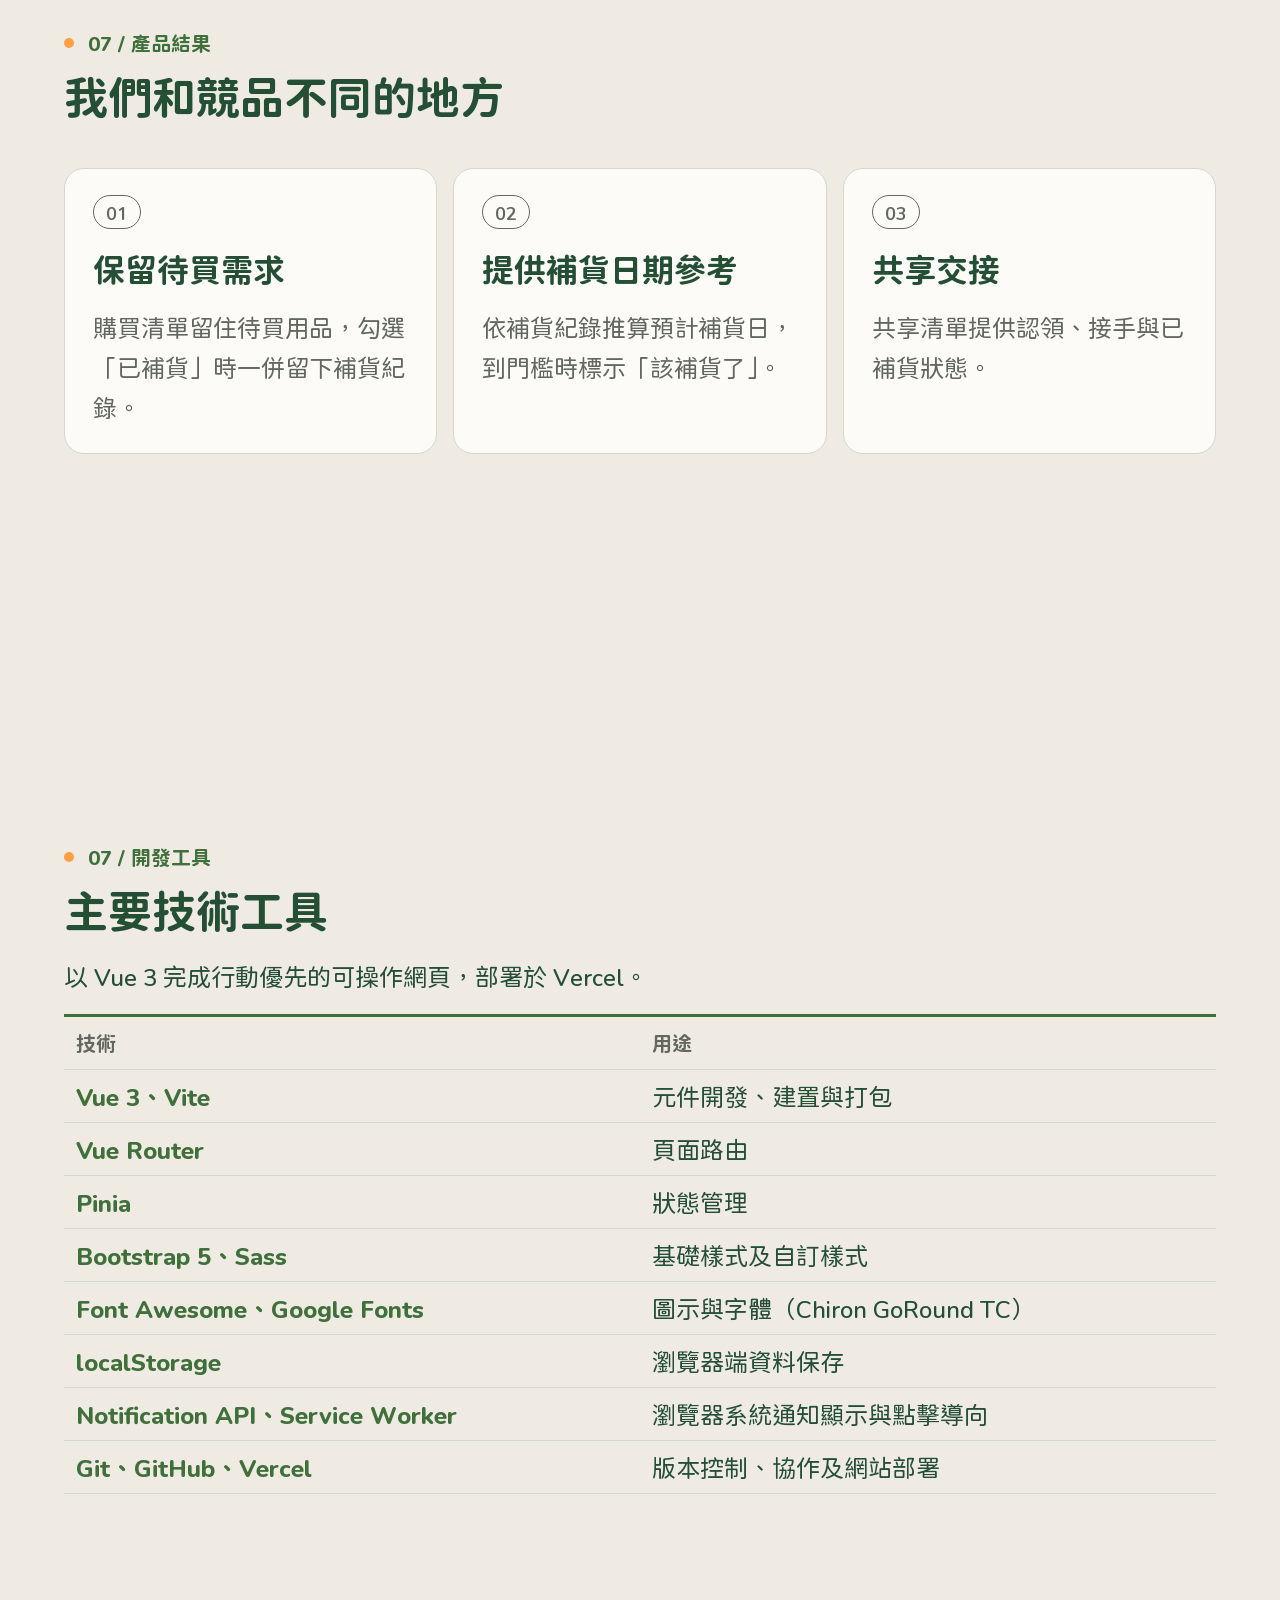
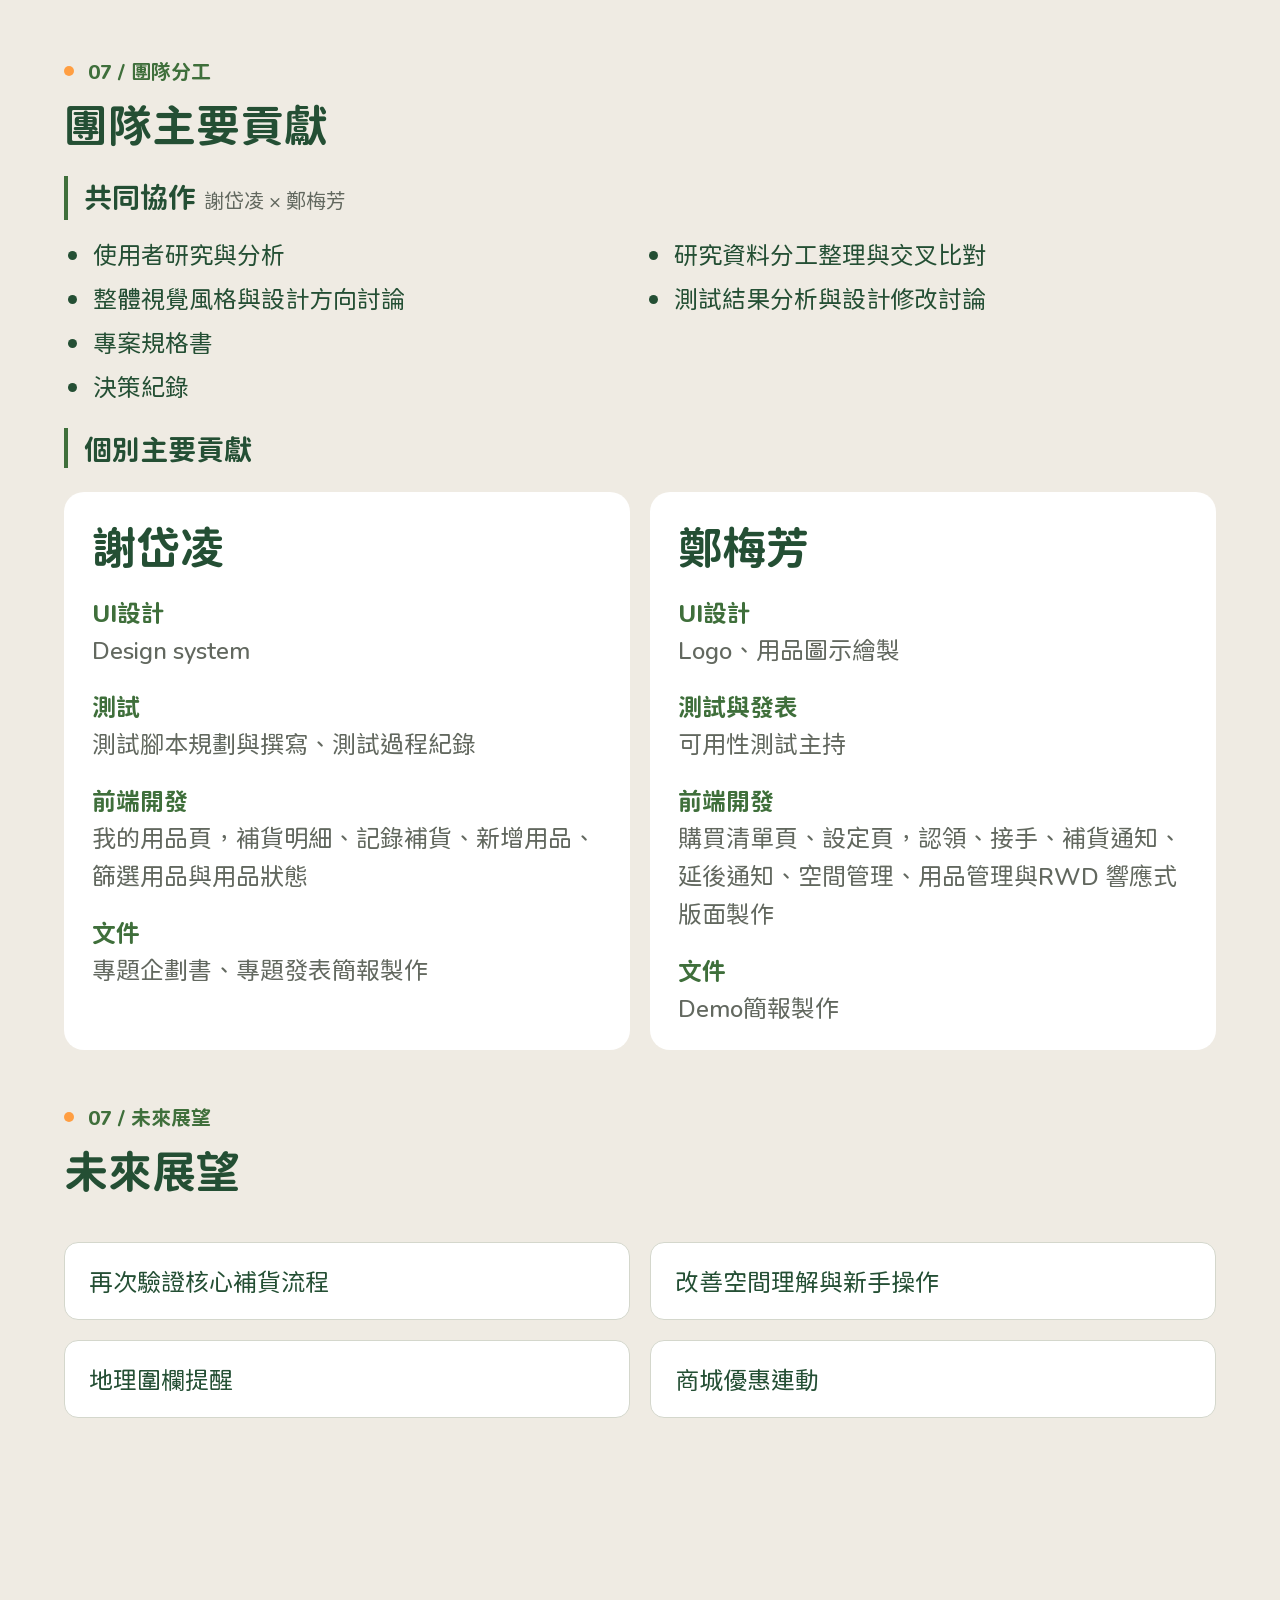
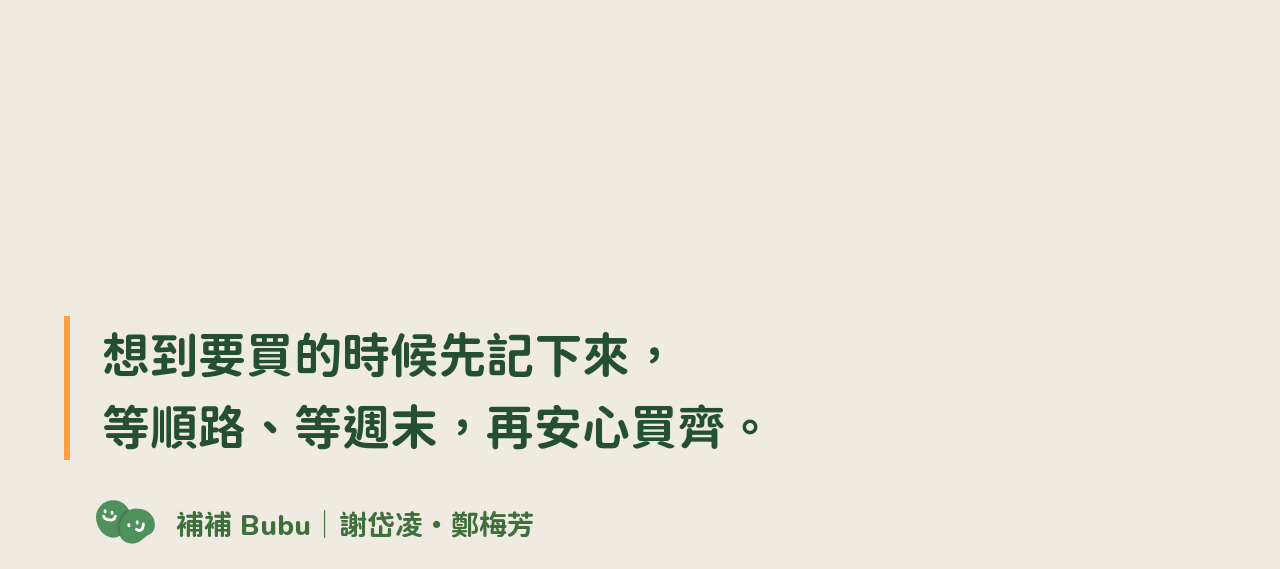
<file: assets/imported-results/index.html>
<!doctype html><html lang="zh-Hant"><head><meta charset="utf-8"><meta name="viewport" content="width=device-width, initial-scale=1"><title>補補｜成果</title><link rel="stylesheet" href="styles.css"><link rel="stylesheet" href="results.css?v=tools9"><style>html,body{margin:0}body{overflow-x:hidden}.results-panel[hidden]{display:none!important}.results-closing{min-height:0;padding-bottom:24px}</style></head><body><!-- Original results markup and styles migrated from https://bubu-website-psi.vercel.app/ on 2026-10-23. Assets are stored locally. --><section id="results" class="results" aria-label="07 成果、開發工具、團隊與未來展望" data-node-id="324:999">
        <div class="results-panel results-product" aria-labelledby="results-product-title" data-node-id="324:1019">
          <div class="results-heading">
            <p class="chapter-label"><img src="./public/assets/chapter-dot.svg" width="10" height="10" alt="">07 / 產品結果</p>
            <h2 id="results-product-title">我們和競品不同的地方</h2>
          </div>
          <div class="results-product-grid" data-node-id="324:1085">
            <article class="results-card results-product-card" data-node-id="324:1086"><span class="results-number">01</span><h3>保留待買需求</h3><p>購買清單留住待買用品，勾選「已補貨」時一併留下補貨紀錄。</p></article>
            <article class="results-card results-product-card" data-node-id="324:1091"><span class="results-number">02</span><h3>提供補貨日期參考</h3><p>依補貨紀錄推算預計補貨日，到門檻時標示「該補貨了」。</p></article>
            <article class="results-card results-product-card" data-node-id="324:1096"><span class="results-number">03</span><h3>共享交接</h3><p>共享清單提供認領、接手與已補貨狀態。</p></article>
          </div>
        </div>

        <div class="results-panel results-tools" aria-labelledby="results-tools-title" data-node-id="50:28"><div class="results-heading"><p class="chapter-label"><img src="./public/assets/chapter-dot.svg" width="10" height="10" alt="">07 / 開發工具</p><h2 id="results-tools-title">主要技術工具</h2></div><p class="tools-summary">以 Vue 3 完成行動優先的可操作網頁，部署於 Vercel。</p><table class="tools-table"><thead><tr><th scope="col">技術</th><th scope="col">用途</th></tr></thead><tbody><tr><th scope="row">Vue 3、Vite</th><td>元件開發、建置與打包</td></tr><tr><th scope="row">Vue Router</th><td>頁面路由</td></tr><tr><th scope="row">Pinia</th><td>狀態管理</td></tr><tr><th scope="row">Bootstrap 5、Sass</th><td>基礎樣式及自訂樣式</td></tr><tr><th scope="row">Font Awesome、Google Fonts</th><td>圖示與字體（Chiron GoRound TC）</td></tr><tr><th scope="row">localStorage</th><td>瀏覽器端資料保存</td></tr><tr><th scope="row">Notification API、Service Worker</th><td>瀏覽器系統通知顯示與點擊導向</td></tr><tr><th scope="row">Git、GitHub、Vercel</th><td>版本控制、協作及網站部署</td></tr></tbody></table></div>
        <div class="results-panel results-team" aria-labelledby="results-team-title" data-node-id="324:1039">
          <div class="results-heading">
            <p class="chapter-label"><img src="./public/assets/chapter-dot.svg" width="10" height="10" alt="">07 / 團隊分工</p>
            <h2 id="results-team-title">團隊主要貢獻</h2>
          </div>
          <section class="results-collaboration" aria-labelledby="collaboration-title"><h3 id="collaboration-title">共同協作 <small>謝岱凌 × 鄭梅芳</small></h3><ul><li>使用者研究與分析</li><li>研究資料分工整理與交叉比對</li><li>整體視覺風格與設計方向討論</li><li>測試結果分析與設計修改討論</li><li>專案規格書</li><li class="collaboration-decision">決策紀錄</li></ul></section><h3 class="individual-contributions-title">個別主要貢獻</h3><div class="results-team-grid"><article class="results-team-card"><h3>謝岱凌</h3><div><h4>UI設計</h4><p>Design system</p></div><div><h4>測試</h4><p>測試腳本規劃與撰寫、測試過程紀錄</p></div><div><h4>前端開發</h4><p>我的用品頁，補貨明細、記錄補貨、新增用品、篩選用品與用品狀態</p></div><div><h4>文件</h4><p>專題企劃書、專題發表簡報製作</p></div></article><article class="results-team-card"><h3>鄭梅芳</h3><div><h4>UI設計</h4><p>Logo、用品圖示繪製</p></div><div><h4>測試與發表</h4><p>可用性測試主持</p></div><div><h4>前端開發</h4><p>購買清單頁、設定頁，認領、接手、補貨通知、延後通知、空間管理、用品管理與RWD 響應式版面製作</p></div><div><h4>文件</h4><p>Demo簡報製作</p></div></article></div>
        </div>
        <div class="results-panel results-future" aria-labelledby="results-future-title" data-node-id="421:1097">
          <div class="results-heading">
            <p class="chapter-label"><img src="./public/assets/chapter-dot.svg" width="10" height="10" alt="">07 / 未來展望</p>
            <h2 id="results-future-title">未來展望</h2>
          </div>
          <div class="results-future-grid"><ul class="results-future-list"><li>再次驗證核心補貨流程</li><li>改善空間理解與新手操作</li><li>地理圍欄提醒</li><li>商城優惠連動</li></ul></div>
        </div>
        <div class="results-panel results-closing" aria-labelledby="results-closing-title" data-node-id="324:1079">
          <h2 id="results-closing-title" data-node-id="324:1157"><span>想到要買的時候先記下來，</span><span>等順路、等週末，再安心買齊。</span></h2>
          <div class="results-signature" data-node-id="324:1160"><img src="../img/logo.svg" width="60" height="45" alt=""><p>補補 Bubu｜謝岱凌・鄭梅芳</p></div>
        </div>
      </section><script>
const panels=[...document.querySelectorAll('.results-panel')];
const value=new URLSearchParams(location.search).get('panel');
if(value!==null){const selected=Number(value);panels.forEach((panel,index)=>{panel.hidden=index!==selected})}
</script></body></html>
</file>
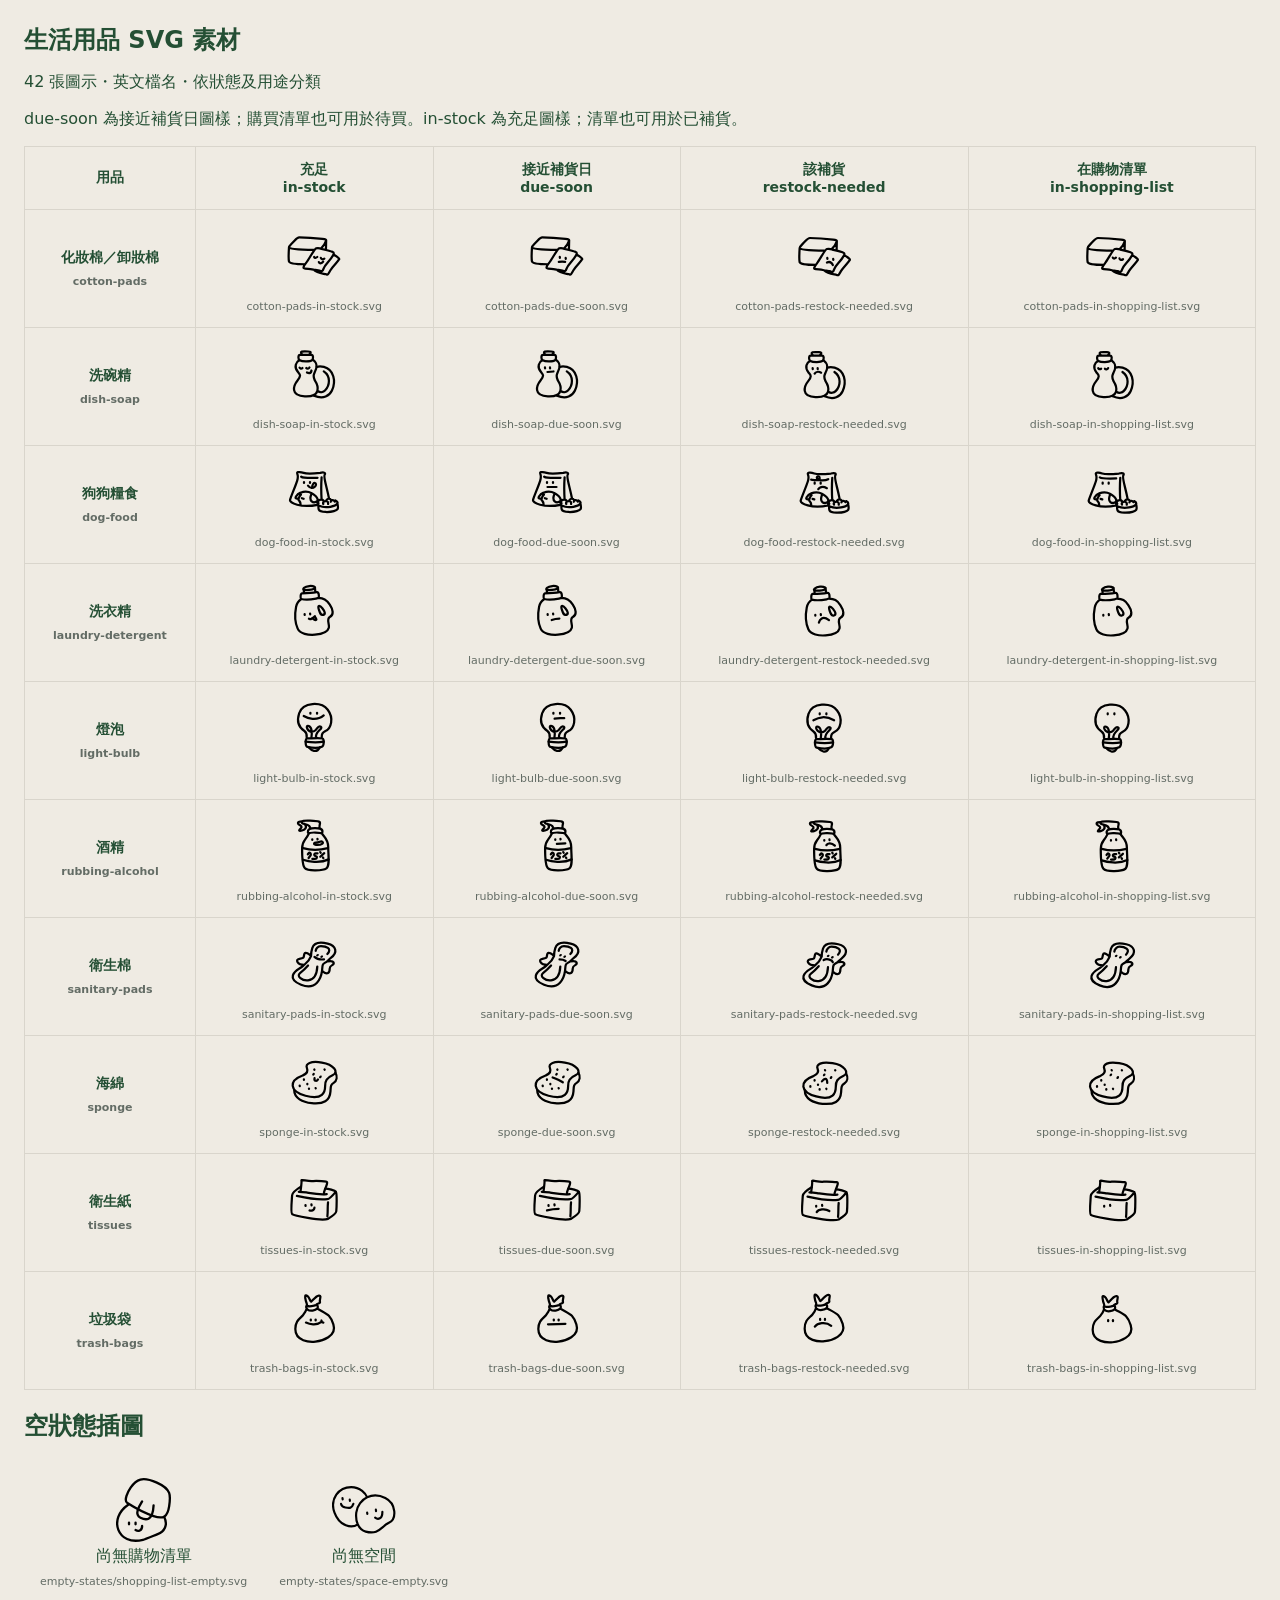
<file: assets/household-icons-by-state/preview.html>
<!doctype html><html lang="zh-Hant"><meta charset="utf-8"><meta name="viewport" content="width=device-width,initial-scale=1"><title>用品 SVG 素材預覽</title><style>body{font:16px system-ui;margin:24px;background:#efebe3;color:#244f34}h1{font-size:24px}small{display:block;font-size:11px;color:#636c65;margin-top:8px}table{border-collapse:collapse;width:100%;min-width:760px}td,th{padding:14px;border:1px solid #d9d5cc;text-align:center}td img,figure img{width:64px;height:64px;object-fit:contain}th{font-size:14px}section{overflow:auto}aside{display:flex;flex-wrap:wrap}figure{text-align:center;margin:16px}</style><h1>生活用品 SVG 素材</h1><p>42 張圖示・英文檔名・依狀態及用途分類</p><p>due-soon 為接近補貨日圖樣；購買清單也可用於待買。in-stock 為充足圖樣；清單也可用於已補貨。</p><section><table><thead><tr><th>用品</th><th>充足<br>in-stock</th><th>接近補貨日<br>due-soon</th><th>該補貨<br>restock-needed</th><th>在購物清單<br>in-shopping-list</th></tr></thead><tbody><tr><th>化妝棉／卸妝棉<small>cotton-pads</small></th><td><img src="in-stock/cotton-pads-in-stock.svg" alt="化妝棉／卸妝棉 充足"><small>cotton-pads-in-stock.svg</small></td><td><img src="due-soon/cotton-pads-due-soon.svg" alt="化妝棉／卸妝棉 接近補貨日（原稿剩 7 天）"><small>cotton-pads-due-soon.svg</small></td><td><img src="restock-needed/cotton-pads-restock-needed.svg" alt="化妝棉／卸妝棉 該補貨"><small>cotton-pads-restock-needed.svg</small></td><td><img src="in-shopping-list/cotton-pads-in-shopping-list.svg" alt="化妝棉／卸妝棉 在購物清單"><small>cotton-pads-in-shopping-list.svg</small></td></tr><tr><th>洗碗精<small>dish-soap</small></th><td><img src="in-stock/dish-soap-in-stock.svg" alt="洗碗精 充足"><small>dish-soap-in-stock.svg</small></td><td><img src="due-soon/dish-soap-due-soon.svg" alt="洗碗精 接近補貨日（原稿剩 7 天）"><small>dish-soap-due-soon.svg</small></td><td><img src="restock-needed/dish-soap-restock-needed.svg" alt="洗碗精 該補貨"><small>dish-soap-restock-needed.svg</small></td><td><img src="in-shopping-list/dish-soap-in-shopping-list.svg" alt="洗碗精 在購物清單"><small>dish-soap-in-shopping-list.svg</small></td></tr><tr><th>狗狗糧食<small>dog-food</small></th><td><img src="in-stock/dog-food-in-stock.svg" alt="狗狗糧食 充足"><small>dog-food-in-stock.svg</small></td><td><img src="due-soon/dog-food-due-soon.svg" alt="狗狗糧食 接近補貨日（原稿剩 7 天）"><small>dog-food-due-soon.svg</small></td><td><img src="restock-needed/dog-food-restock-needed.svg" alt="狗狗糧食 該補貨"><small>dog-food-restock-needed.svg</small></td><td><img src="in-shopping-list/dog-food-in-shopping-list.svg" alt="狗狗糧食 在購物清單"><small>dog-food-in-shopping-list.svg</small></td></tr><tr><th>洗衣精<small>laundry-detergent</small></th><td><img src="in-stock/laundry-detergent-in-stock.svg" alt="洗衣精 充足"><small>laundry-detergent-in-stock.svg</small></td><td><img src="due-soon/laundry-detergent-due-soon.svg" alt="洗衣精 接近補貨日（原稿剩 7 天）"><small>laundry-detergent-due-soon.svg</small></td><td><img src="restock-needed/laundry-detergent-restock-needed.svg" alt="洗衣精 該補貨"><small>laundry-detergent-restock-needed.svg</small></td><td><img src="in-shopping-list/laundry-detergent-in-shopping-list.svg" alt="洗衣精 在購物清單"><small>laundry-detergent-in-shopping-list.svg</small></td></tr><tr><th>燈泡<small>light-bulb</small></th><td><img src="in-stock/light-bulb-in-stock.svg" alt="燈泡 充足"><small>light-bulb-in-stock.svg</small></td><td><img src="due-soon/light-bulb-due-soon.svg" alt="燈泡 接近補貨日（原稿剩 7 天）"><small>light-bulb-due-soon.svg</small></td><td><img src="restock-needed/light-bulb-restock-needed.svg" alt="燈泡 該補貨"><small>light-bulb-restock-needed.svg</small></td><td><img src="in-shopping-list/light-bulb-in-shopping-list.svg" alt="燈泡 在購物清單"><small>light-bulb-in-shopping-list.svg</small></td></tr><tr><th>酒精<small>rubbing-alcohol</small></th><td><img src="in-stock/rubbing-alcohol-in-stock.svg" alt="酒精 充足"><small>rubbing-alcohol-in-stock.svg</small></td><td><img src="due-soon/rubbing-alcohol-due-soon.svg" alt="酒精 接近補貨日（原稿剩 7 天）"><small>rubbing-alcohol-due-soon.svg</small></td><td><img src="restock-needed/rubbing-alcohol-restock-needed.svg" alt="酒精 該補貨"><small>rubbing-alcohol-restock-needed.svg</small></td><td><img src="in-shopping-list/rubbing-alcohol-in-shopping-list.svg" alt="酒精 在購物清單"><small>rubbing-alcohol-in-shopping-list.svg</small></td></tr><tr><th>衛生棉<small>sanitary-pads</small></th><td><img src="in-stock/sanitary-pads-in-stock.svg" alt="衛生棉 充足"><small>sanitary-pads-in-stock.svg</small></td><td><img src="due-soon/sanitary-pads-due-soon.svg" alt="衛生棉 接近補貨日（原稿剩 7 天）"><small>sanitary-pads-due-soon.svg</small></td><td><img src="restock-needed/sanitary-pads-restock-needed.svg" alt="衛生棉 該補貨"><small>sanitary-pads-restock-needed.svg</small></td><td><img src="in-shopping-list/sanitary-pads-in-shopping-list.svg" alt="衛生棉 在購物清單"><small>sanitary-pads-in-shopping-list.svg</small></td></tr><tr><th>海綿<small>sponge</small></th><td><img src="in-stock/sponge-in-stock.svg" alt="海綿 充足"><small>sponge-in-stock.svg</small></td><td><img src="due-soon/sponge-due-soon.svg" alt="海綿 接近補貨日（原稿剩 7 天）"><small>sponge-due-soon.svg</small></td><td><img src="restock-needed/sponge-restock-needed.svg" alt="海綿 該補貨"><small>sponge-restock-needed.svg</small></td><td><img src="in-shopping-list/sponge-in-shopping-list.svg" alt="海綿 在購物清單"><small>sponge-in-shopping-list.svg</small></td></tr><tr><th>衛生紙<small>tissues</small></th><td><img src="in-stock/tissues-in-stock.svg" alt="衛生紙 充足"><small>tissues-in-stock.svg</small></td><td><img src="due-soon/tissues-due-soon.svg" alt="衛生紙 接近補貨日（原稿剩 7 天）"><small>tissues-due-soon.svg</small></td><td><img src="restock-needed/tissues-restock-needed.svg" alt="衛生紙 該補貨"><small>tissues-restock-needed.svg</small></td><td><img src="in-shopping-list/tissues-in-shopping-list.svg" alt="衛生紙 在購物清單"><small>tissues-in-shopping-list.svg</small></td></tr><tr><th>垃圾袋<small>trash-bags</small></th><td><img src="in-stock/trash-bags-in-stock.svg" alt="垃圾袋 充足"><small>trash-bags-in-stock.svg</small></td><td><img src="due-soon/trash-bags-due-soon.svg" alt="垃圾袋 接近補貨日（原稿剩 7 天）"><small>trash-bags-due-soon.svg</small></td><td><img src="restock-needed/trash-bags-restock-needed.svg" alt="垃圾袋 該補貨"><small>trash-bags-restock-needed.svg</small></td><td><img src="in-shopping-list/trash-bags-in-shopping-list.svg" alt="垃圾袋 在購物清單"><small>trash-bags-in-shopping-list.svg</small></td></tr></tbody></table></section><h2>空狀態插圖</h2><aside><figure><img src="empty-states/shopping-list-empty.svg" alt=""><figcaption>尚無購物清單<small>empty-states/shopping-list-empty.svg</small></figcaption></figure><figure><img src="empty-states/space-empty.svg" alt=""><figcaption>尚無空間<small>empty-states/space-empty.svg</small></figcaption></figure></aside></html>
</file>
<file: assets/imported-results/styles.css>
:root {
  color-scheme: light;
  --bubu-canvas: #efebe3;
  --bubu-card: #fcfbf8;
  --bubu-dark: #244f34;
  --bubu-primary: #3f6f3b;
  --bubu-secondary: #62685f;
  font-family: "Chiron GoRound TC", "Microsoft JhengHei", sans-serif;
  font-synthesis: none;
  background: var(--bubu-canvas);
  color: var(--bubu-dark);
}

* { box-sizing: border-box; }
body { margin: 0; }
a { color: inherit; text-decoration: none; }
a:focus-visible, .chapter-scroll:focus-visible {
  outline: 2px solid var(--bubu-primary);
  outline-offset: 5px;
  border-radius: 3px;
}

.site-header {
  position: sticky;
  top: 0;
  z-index: 10;
  background: var(--bubu-card);
}


.site-nav {
  display: flex;
  align-items: center;
  gap: 30px;
  height: 72px;
  max-width: 1440px;
  margin-inline: auto;
  padding-inline: 64px;
}

.brand {
  display: flex;
  flex: 0 0 280px;
  align-items: center;
  gap: 30px;
}

.brand-logo { display: block; flex: 0 0 60px; }
.brand-name {
  width: 190px;
  font-size: 28px;
  line-height: 40px;
  font-weight: 700;
  white-space: nowrap;
}

.chapter-scroll {
  min-width: 0;
  flex: 1;
  overflow-x: auto;
  scrollbar-width: thin;
  scrollbar-color: #d4d7cc transparent;
}

.chapter-list {
  display: flex;
  align-items: center;
  gap: 30px;
  width: max-content;
  margin: 0;
  padding: 8px 6px;
  list-style: none;
}

.chapter-list li { flex: 0 0 110px; }
.chapter-list a {
  display: block;
  font-size: 20px;
  line-height: 30px;
  font-weight: 500;
  color: var(--bubu-secondary);
  white-space: nowrap;
}

.chapter-list a:hover,
.chapter-list a[aria-current] { color: var(--bubu-primary); }
.chapter-list a[aria-current] { font-weight: 700; }
main section { scroll-margin-top: 96px; }

.overview {
  display: flex;
  flex-direction: column;
  gap: 36px;
  max-width: 1440px;
  min-height: 905px;
  margin-inline: auto;
  padding: 28px 64px;
}

.overview p, .overview h1, .overview h2 { margin: 0; }
.chapter-label {
  display: flex;
  align-items: center;
  gap: 14px;
  color: var(--bubu-primary);
  font-size: 20px;
  font-weight: 700;
  line-height: 30px;
}
.chapter-label img { display: block; }
.hero {
  display: grid;
  grid-template-columns: minmax(0, 1fr) 690px;
  align-items: start;
  gap: 48px;
}
.hero-intro {
  display: flex;
  flex-direction: column;
  justify-content: center;
  gap: 56px;
  min-width: 0;
  min-height: 422px;
}
.hero-brand { display: flex; align-items: start; gap: 16px; }
.hero-logo {
  display: grid;
  grid-template-columns: minmax(0, 1fr);
  place-items: center;
  flex: 0 0 142px;
  width: 142px;
  height: 142px;
  border: 2px solid #b9b3a5;
  border-radius: 50%;
  background: #fff;
}
.hero-logo img { display: block; }
.nowrap { white-space: nowrap; }
.hero-heading { min-width: 0; }
.hero-heading h1 {
  color: var(--bubu-primary);
  font-size: 76px;
  font-weight: 700;
  line-height: 90px;
  white-space: nowrap;
}
.product-type {
  padding-top: 4px;
  color: var(--bubu-secondary);
  font-size: 26px;
  font-weight: 400;
  line-height: 40px;
}
.hero-description { display: flex; flex-direction: column; gap: 24px; }
.product-promise { font-size: 26px; font-weight: 400; line-height: 40px; }
.team-credit {
  color: var(--bubu-secondary);
  font-size: 20px;
  font-weight: 500;
  line-height: 30px;
}
.hero-image {
  display: block;
  width: 100%;
  height: 426px;
  object-fit: cover;
  border-radius: 28px;
}
.everyday-moments {
  display: grid;
  grid-template-columns: repeat(2, minmax(0, 1fr));
  gap: 32px;
  padding-top: 22px;
}
.moment-card {
  display: flex;
  align-items: center;
  min-width: 0;
  height: 180px;
  padding-right: 24px;
  overflow: hidden;
  border: 1px solid #d4d7cc;
  border-radius: 20px;
  background: var(--bubu-card);
  box-shadow: 0 6px 8px rgb(0 0 0 / 10%);
}
.moment-image {
  display: block;
  flex: 0 0 240px;
  width: 240px;
  height: 180px;
  object-fit: cover;
}
.moment-copy { min-width: 0; padding-left: 28px; }
.moment-copy h2 { font-size: 28px; font-weight: 700; line-height: 40px; }
.moment-copy p {
  margin-top: 8px;
  color: var(--bubu-secondary);
  font-size: 26px;
  font-weight: 400;
  line-height: 40px;
}

@media (max-width: 1399px) {
  .hero { grid-template-columns: minmax(0, 1fr) minmax(0, 1.1fr); gap: 32px; }
  .hero-brand { align-items: center; }
  .hero-logo { flex-basis: 110px; width: 110px; height: 110px; }
  .hero-heading h1 { font-size: clamp(40px, 4.8vw, 68px); line-height: 1.2; }
  .product-type { font-size: 22px; line-height: 34px; }
  .moment-image { flex-basis: 34%; width: 34%; }
  .moment-copy { padding-left: 20px; }
  .moment-copy h2 { font-size: 24px; line-height: 34px; }
  .moment-copy p { font-size: 22px; line-height: 34px; }
}

@media (max-width: 1100px) {
  .overview { padding-inline: 32px; min-height: calc(100svh - 86px); }
  .hero { grid-template-columns: minmax(0, 1fr); }
  .hero-intro { min-height: 0; gap: 28px; }
  .hero-image { height: auto; aspect-ratio: 690 / 426; }
  .everyday-moments { grid-template-columns: minmax(0, 1fr); padding-top: 0; }
  .moment-image { flex-basis: 240px; width: 240px; }
}

@media (max-width: 700px) {
  .overview { padding: 24px; gap: 28px; }
  .hero { gap: 28px; }
  .hero-logo { position: relative; display: block; flex-basis: 80px; width: 80px; height: 80px; }
  .hero-logo img {
    position: absolute;
    left: 50%;
    top: 50%;
    transform: translate(-50%, -50%) scale(.65);
  }
  .hero-brand { gap: 12px; }
  .hero-heading h1 { font-size: clamp(30px, 8vw, 48px); line-height: 1.3; }
  .product-type { font-size: 16px; line-height: 26px; }
  .product-promise { font-size: 20px; line-height: 34px; }
  .team-credit { font-size: 16px; line-height: 26px; }
  .hero-image { border-radius: 20px; }
  .everyday-moments { gap: 20px; }
  .moment-card { height: auto; flex-direction: column; align-items: stretch; padding: 0; }
  .moment-image { flex-basis: auto; width: 100%; height: auto; aspect-ratio: 4 / 3; }
  .moment-copy { padding: 20px; }
  .moment-copy h2 { font-size: 22px; line-height: 34px; }
  .moment-copy p { font-size: 20px; line-height: 32px; }
}

@media (min-width: 1440px) {
  .chapter-list { padding-inline: 0; }
  .chapter-scroll { overflow: visible; }
}

@media (max-width: 1100px) {
  .site-nav { padding-inline: 32px; gap: 24px; }
  .brand { flex-basis: auto; gap: 16px; }
  .brand-name { width: auto; }
  .chapter-list { gap: 20px; }
  .chapter-list li { flex-basis: 94px; }
}

@media (max-width: 700px) {
  .site-nav {
    height: auto;
    min-height: 72px;
    flex-wrap: wrap;
    gap: 8px;
    padding: 16px 24px 8px;
  }
  .brand-name { font-size: 24px; line-height: 36px; }
  .chapter-scroll { flex-basis: 100%; }
  .chapter-list { gap: 24px; }
  .chapter-list li { flex-basis: auto; }
  .chapter-list a { font-size: 18px; }
  main section { scroll-margin-top: 150px; }
}

/* 02 — Research. Shared branding and the overview above remain unchanged. */
.research {
  font-family: "Chiron GoRound TC Research", "Chiron GoRound TC", "Microsoft JhengHei", sans-serif;
  --research-line: #d4d7cc;
  --research-tint: #e3edde;
  --research-orange: #ff9e42;
  --research-shadow: 0 6px 8px rgb(0 0 0 / 10%);
  max-width: 1440px;
  margin-inline: auto;
}
.research p, .research h2, .research h3, .research h4 { margin: 0; }
.research-panel { display: flex; flex-direction: column; gap: 36px; padding: 28px 64px 24px; }
.research-methods { min-height: 729px; }
.research-competition { min-height: 814px; }
.research-findings { min-height: 730px; gap: 28px; }
.research-journey { min-height: 647px; }
.research-heading { display: flex; flex-direction: column; gap: 8px; }
.research-heading h2, .journey-takeaway h3 { font-size: 44px; font-weight: 700; line-height: 58px; }
.method-grid, .takeaway-grid { display: grid; grid-template-columns: repeat(3, minmax(0, 1fr)); gap: 20px; }
.scenario-grid, .finding-grid { display: grid; grid-template-columns: repeat(2, minmax(0, 1fr)); gap: 20px; }
.method-card, .scenario-card, .takeaway-card, .finding-card, .journey-card {
  min-width: 0;
  border: 1px solid var(--research-line);
  border-radius: 20px;
  background: var(--bubu-card);
}
.method-card { display: flex; flex-direction: column; gap: 6px; padding: 28px; }
.method-card h3 { display: flex; align-items: baseline; gap: 10px; font-size: 28px; line-height: 40px; }
.method-number { color: var(--bubu-primary); font-size: 76px; line-height: 90px; }
.method-card p, .scenario-card p, .finding-secondary p, .journey-card p, .journey-takeaway p { font-size: 24px; line-height: 36px; }
.research-scenarios { display: flex; flex-direction: column; gap: 16px; }
.scenario-card { padding: 24px 28px; box-shadow: var(--research-shadow); }
.scenario-card h4 { font-size: 28px; line-height: 40px; }
.scenario-card p { margin-top: 6px; color: var(--bubu-secondary); }
.research-note { padding: 12px 20px; border-radius: 10px; background: var(--research-tint); font-size: 20px; font-weight: 500; line-height: 30px; }
.comparison-scroll {
  padding: 20px 28px;
  border: 1px solid var(--research-line);
  border-radius: 20px;
  background: var(--bubu-card);
  overflow-x: auto;
  scrollbar-width: thin;
  scrollbar-color: #b9b3a5 var(--bubu-card);
}
.comparison-scroll:focus-visible { outline: 2px solid var(--bubu-primary); outline-offset: 4px; }
.comparison-table { width: 100%; min-width: 1000px; border-collapse: separate; border-spacing: 0 8px; text-align: left; table-layout: fixed; }
.dimension-column { width: 14%; }
.comparison-table th, .comparison-table td { padding: 12px 16px; line-height: 30px; }
.comparison-table thead th { padding-block: 8px; background: var(--bubu-dark); color: var(--bubu-card); font-size: 20px; font-weight: 700; }
.comparison-table thead th:first-child { border-radius: 8px 0 0 8px; }
.comparison-table thead th:last-child { border-radius: 0 8px 8px 0; }
.comparison-table tbody th, .comparison-table td { border-bottom: 1px solid #c5c8c1; font-size: 24px; }
.comparison-table td { color: var(--bubu-secondary); }
.research-takeaways { display: flex; flex-direction: column; gap: 12px; }
.research-takeaways > h3 { color: var(--bubu-primary); font-size: 28px; line-height: 39px; }
.takeaway-grid { gap: 24px; }
.takeaway-card { display: flex; flex-direction: column; gap: 16px; min-height: 156px; padding: 20px; border-radius: 16px; box-shadow: var(--research-shadow); }
.takeaway-card h4 { color: var(--bubu-primary); font-size: 28px; line-height: 36px; }
.takeaway-card p { font-size: 22px; line-height: 32px; }
.finding-grid { gap: 28px; }
.finding-primary { display: flex; flex-direction: column; gap: 10px; min-height: 296px; padding: 44px 24px 24px; border: 2px solid var(--bubu-primary); box-shadow: var(--research-shadow); }
.finding-primary h3 { color: var(--bubu-primary); font-size: 20px; line-height: 30px; }
.finding-primary .finding-number { font-size: 64px; font-weight: 700; line-height: 76px; }
.finding-number small { margin-left: 12px; color: var(--bubu-secondary); font-size: 22px; font-weight: 500; line-height: 30px; white-space: nowrap; }
.finding-summary { font-size: 30px; font-weight: 700; line-height: 40px; }
.finding-detail { color: var(--bubu-secondary); font-size: 26px; line-height: 30px; }
.finding-secondary { display: flex; align-items: center; gap: 20px; min-height: 190px; padding: 22px 28px; }
.finding-secondary .finding-number { flex-shrink: 0; font-size: 48px; font-weight: 700; line-height: 64px; white-space: nowrap; }
.finding-secondary .finding-number small { display: block; margin-left: 0; }
.finding-secondary h3 { margin-bottom: 4px; color: var(--bubu-primary); font-size: 18px; font-weight: 500; line-height: 26px; }
.journey-list { display: grid; grid-template-columns: repeat(5, minmax(0, 1fr)); align-items: start; gap: 16px; margin: 0; padding: 0; list-style: none; }
.journey-card { display: flex; flex-direction: column; gap: 12px; padding: 24px 20px; }
.journey-marker { display: flex; align-items: center; gap: 10px; }
.journey-marker span { display: grid; place-items: center; flex: 0 0 44px; height: 44px; border-radius: 50%; background: var(--bubu-primary); color: var(--bubu-card); font-size: 20px; font-weight: 700; line-height: 30px; }
.journey-card:not(:last-child) .journey-marker::after { content: ""; flex: 1; height: 2px; background: var(--research-line); }
.journey-card h3 { font-size: 28px; line-height: 40px; }
.journey-card p { color: var(--bubu-secondary); }
.journey-highlight { border: 2px solid var(--research-orange); background: #fff1e2; box-shadow: 0 6px 8px rgb(0 0 0 / 18%); }
@media (min-width: 701px) { .journey-highlight { position: relative; z-index: 1; transform: scale(1.08); } }
.journey-highlight .journey-marker span { border: 0; background: var(--research-orange); color: var(--bubu-dark); }
.journey-takeaway { display: flex; flex-direction: column; gap: 10px; padding: 16px 24px; border-left: 5px solid var(--research-orange); border-radius: 16px; background: var(--bubu-card); box-shadow: 0 6px 8px rgb(0 0 0 / 20%); }
.journey-takeaway p { color: var(--bubu-secondary); }

@media (max-width: 1399px) {
  .method-card h3 { flex-wrap: wrap; gap: 0 10px; }
  .journey-list { grid-template-columns: repeat(3, minmax(0, 1fr)); align-items: stretch; }
  .finding-secondary { flex-wrap: wrap; }
}
@media (max-width: 1100px) {
  .research-panel { min-height: 0; padding: 40px 32px; }
  .research-heading h2, .journey-takeaway h3 { font-size: 36px; line-height: 50px; }
  .method-card { padding: 24px; }
  .method-card h3 { font-size: 24px; line-height: 36px; }
  .method-number { font-size: 64px; line-height: 76px; }
  .method-card p { font-size: 22px; line-height: 34px; }
  .scenario-grid, .finding-grid { grid-template-columns: minmax(0, 1fr); }
  .takeaway-grid { grid-template-columns: minmax(0, 1fr); }
  .takeaway-card { min-height: 0; }
  .finding-primary { min-height: 0; padding: 28px; }
  .finding-secondary { min-height: 0; flex-wrap: nowrap; }
}
@media (max-width: 700px) {
  .research-panel { padding: 36px 24px; gap: 28px; }
  .research-heading h2, .journey-takeaway h3 { font-size: 28px; line-height: 42px; }
  .method-grid, .journey-list { grid-template-columns: minmax(0, 1fr); }
  .method-card h3 { flex-wrap: nowrap; }
  .method-card p, .scenario-card p, .finding-secondary p, .journey-card p, .journey-takeaway p { font-size: 20px; line-height: 32px; }
  .method-card p br { display: none; }
  .scenario-card { padding: 20px; }
  .scenario-card h4, .research-takeaways > h3, .takeaway-card h4, .journey-card h3 { font-size: 24px; line-height: 36px; }
  .research-note { font-size: 18px; line-height: 28px; }
  .comparison-scroll { padding: 12px; }
  .comparison-table { min-width: 850px; }
  .comparison-table tbody th, .comparison-table td { font-size: 20px; line-height: 30px; }
  .takeaway-card p { font-size: 20px; line-height: 32px; }
  .finding-primary { padding: 24px 20px; }
  .finding-primary h3 { font-size: 18px; line-height: 28px; }
  .finding-primary .finding-number { font-size: 56px; line-height: 70px; }
  .finding-summary { font-size: 24px; line-height: 36px; }
  .finding-detail { font-size: 20px; line-height: 32px; }
  .finding-secondary { flex-direction: column; align-items: start; gap: 12px; padding: 20px; }
  .finding-secondary .finding-number { font-size: 44px; line-height: 58px; }
  .journey-card { padding: 20px; }
  .journey-takeaway { padding: 20px; }
}

/* 03 — Insights and problem definition. */
.insights {
  --insights-line: #d4d7cc;
  --insights-tint: #e3edde;
  font-family: "Chiron GoRound TC Insights", "Chiron GoRound TC", "Microsoft JhengHei", sans-serif;
  max-width: 1440px;
  margin-inline: auto;
}
.insights p, .insights h2, .insights h3 { margin: 0; }
.insights-panel { display: flex; flex-direction: column; gap: 36px; min-height: 814px; padding: 28px 64px 24px; }
.insights-overview { gap: 44px; }
.insights-heading { display: flex; flex-direction: column; gap: 8px; }
.insights-heading h2, .insight-card h3 { font-size: 44px; font-weight: 700; line-height: 58px; }
.insight-grid { display: grid; grid-template-columns: repeat(3, minmax(0, 1fr)); gap: 20px; }
.insight-card {
  display: flex;
  flex-direction: column;
  gap: 14px;
  min-width: 0;
  min-height: 405px;
  padding: 32px;
  border: 1px solid var(--insights-line);
  border-radius: 20px;
  background: var(--bubu-card);
  box-shadow: 0 6px 8px rgb(0 0 0 / 10%);
}
.insight-label { display: flex; flex-wrap: wrap; align-items: center; gap: 12px; }
.insight-label .chapter-label { gap: 12px; white-space: nowrap; }
.insights .chapter-label img { display: block; flex-shrink: 0; }
.insight-badge { padding: 3px 12px; border: 1px solid var(--bubu-secondary); border-radius: 999px; color: var(--bubu-secondary); font-size: 18px; font-weight: 500; line-height: 26px; white-space: nowrap; }
.insight-badge-core { border-color: var(--bubu-primary); background: var(--bubu-primary); color: var(--bubu-card); }
.insight-description { color: var(--bubu-secondary); font-size: 26px; line-height: 40px; }
.insights .insight-evidence { display: flex; flex-wrap: wrap; align-items: center; gap: 12px; margin-top: auto; padding-top: 20px; border-top: 1px solid var(--insights-line); }
.insight-evidence span { color: var(--bubu-secondary); font-size: 18px; font-weight: 500; line-height: 26px; }
.insight-evidence strong { color: var(--bubu-primary); font-size: 20px; line-height: 30px; }
.insights-note { padding: 12px 20px; border-radius: 10px; background: var(--insights-tint); font-size: 20px; font-weight: 500; line-height: 30px; }
.problem-definition { display: flex; flex-direction: column; gap: 24px; padding: 32px 40px; border: 2px solid var(--bubu-primary); border-radius: 20px; background: var(--bubu-card); }
.definition-context { color: var(--bubu-secondary); font-size: 26px; line-height: 40px; }
.definition-question { display: flex; flex-direction: column; gap: 16px; font-size: 44px; line-height: 58px; }
.definition-question > span { text-wrap: pretty; }
.definition-question strong { font-weight: 700; }
.definition-note { color: var(--bubu-secondary); font-size: 20px; line-height: 30px; }

@media (max-width: 1399px) {
  .insight-card h3 { font-size: 36px; line-height: 50px; }
  .insight-card { padding: 28px; }
}
@media (max-width: 1100px) {
  .insights-panel { min-height: 0; padding: 40px 32px; }
  .insights-heading h2 { font-size: 36px; line-height: 50px; }
  .insight-grid { grid-template-columns: minmax(0, 1fr); }
  .insight-card { min-height: 0; gap: 16px; }
  .insights .insight-evidence { margin-top: 12px; }
  .problem-definition { padding: 28px; }
  .definition-question { font-size: 36px; line-height: 58px; }
}
@media (max-width: 700px) {
  .insights-panel { padding: 36px 24px; gap: 28px; }
  .insights-heading h2, .insight-card h3 { font-size: 28px; line-height: 42px; }
  .insight-card { padding: 24px 20px; }
  .insight-description, .definition-context { font-size: 20px; line-height: 32px; }
  .insight-description br { display: none; }
  .insights-note, .definition-note { font-size: 18px; line-height: 28px; }
  .problem-definition { gap: 20px; padding: 24px 20px; }
  .definition-question { font-size: 28px; line-height: 44px; }
}
/* Confirmed presentation revision, 2026-10-22. */
.method-card .method-count { display: flex; align-items: baseline; gap: 10px; }
.method-card h3 { flex-wrap: wrap; }
.finding-primary .finding-number { display: flex; flex-wrap: wrap; align-items: baseline; gap: 0 12px; }
.finding-primary .finding-number small { margin-left: 0; }
.comparison-table { min-width: 1200px; border-spacing: 0 20px; }
.comparison-table ul { margin: 0; padding-left: 1.2em; }
.comparison-table th, .comparison-table td { vertical-align: middle; }
.research-opportunities { min-height: 814px; }
.competition-opportunities { display: grid; grid-template-columns: repeat(2,minmax(0,1fr)); gap: 28px; }
.opportunity-card { min-width: 0; display: flex; flex-direction: column; gap: 24px; padding: 40px; border: 2px solid var(--bubu-primary); border-radius: 20px; background: var(--bubu-card); }
.opportunity-number { align-self: start; padding: 6px 16px; border-radius: 999px; background: var(--research-tint); color: var(--bubu-primary); font-size: 24px; line-height: 36px; font-weight: 700; }
.opportunity-card h3 { font-size: 36px; line-height: 52px; text-wrap: balance; }


@media (max-width: 700px) {
  .comparison-table { min-width: 1100px; }
  .research-opportunities { min-height: 0; }
  .competition-opportunities { grid-template-columns: minmax(0,1fr); gap: 20px; }
  .opportunity-card { padding: 28px 24px; gap: 20px; }
  .opportunity-number { font-size: 20px; line-height: 32px; }
  .opportunity-card h3 { font-size: 28px; line-height: 42px; }

}

.comparison-table tbody tr:last-child > * { border-bottom: 0; }
@media (min-width: 701px) and (max-width: 1100px) { .research-opportunities { min-height: 0; } }

/* Competition: single page with collapsible rows. */
.research-competition { min-height: 0; gap: 28px; }
.research-opportunities { min-height: 0; display: flex; flex-direction: column; gap: 20px; }
.research-opportunities h2 { font-size: 44px; font-weight: 700; line-height: 58px; }
.comparison-table { border-spacing: 0 8px; }
.row-toggle { display: flex; align-items: center; gap: 8px; width: 100%; padding: 0; border: 0; background: none; color: inherit; font: inherit; font-weight: 700; text-align: left; cursor: pointer; }
.row-toggle::after { content: ""; flex: none; width: 10px; height: 10px; margin-left: auto; border-right: 2px solid currentColor; border-bottom: 2px solid currentColor; transform: rotate(45deg); transition: transform .2s; }
.row-toggle[aria-expanded="false"]::after { transform: rotate(-45deg); }
.row-toggle:focus-visible { outline: 2px solid var(--bubu-primary); outline-offset: 4px; }
.comparison-table tr.is-collapsed .cell-body { display: none; }
.comparison-table tr.is-collapsed > * { padding-block: 6px; }
@media (max-width: 700px) { .research-opportunities h2 { font-size: 32px; line-height: 44px; } }
.research-methods { min-height: 0; }

/* Every block fills one viewport below the sticky header (matches section scroll-margin-top). */
main :is(.research-panel, .insights-panel, .solution-panel, .iteration-panel, .results-panel, .demo) { min-height: calc(100svh - 96px); justify-content: center; }
main .research-competition { justify-content: flex-start; }
@media (max-width: 900px) { main :is(.research-panel, .insights-panel, .solution-panel, .iteration-panel, .results-panel, .demo) { min-height: calc(100svh - 150px); } }

/* Competition page: compact so the open table, or the table with two rows collapsed plus both opportunities, fits one screen. */
main .research-competition { padding-block: 16px; gap: 14px; }
.research-competition .research-heading h2, .research-opportunities h2 { font-size: 36px; line-height: 48px; }
.research-competition .comparison-scroll { padding: 8px 20px; }
.research-competition .comparison-table { border-spacing: 0 4px; }
.research-competition .comparison-table th, .research-competition .comparison-table td { padding: 8px 16px; font-size: 20px; line-height: 28px; }
.research-competition .comparison-table thead th { padding-block: 6px; font-size: 18px; line-height: 26px; }
.research-competition .comparison-table tr.is-collapsed > * { padding-block: 4px; }
.research-opportunities { gap: 10px; }
.research-competition .competition-opportunities { gap: 20px; }
.research-competition .opportunity-card { flex-direction: row; flex-wrap: wrap; align-items: center; gap: 8px 20px; padding: 16px 28px; }
.research-competition .opportunity-number { font-size: 18px; line-height: 28px; padding: 4px 14px; }
.research-competition .opportunity-card h3 { font-size: 28px; line-height: 40px; }
@media (max-width: 700px) { .research-competition .research-heading h2, .research-opportunities h2 { font-size: 28px; line-height: 40px; } }
</file>
<file: assets/imported-results/results.css>
/* 07 Results — Figma 324:999. Keep chapter styles isolated. */
@font-face { font-family: "Chiron GoRound TC Results"; font-style: normal; font-weight: 400; font-display: swap; src: url("./public/assets/chiron-results-400.ttf?v=tools9") format("truetype"); }
@font-face { font-family: "Chiron GoRound TC Results"; font-style: normal; font-weight: 500; font-display: swap; src: url("./public/assets/chiron-results-500.ttf?v=tools9") format("truetype"); }
@font-face { font-family: "Chiron GoRound TC Results"; font-style: normal; font-weight: 700; font-display: swap; src: url("./public/assets/chiron-results-700.ttf?v=tools9") format("truetype"); }

.results {
  --results-line: #d4d7cc;
  --results-tint: #e3edde;
  --results-orange: #ff9e42;
  max-width: 1440px;
  margin-inline: auto;
  font-family: "Chiron GoRound TC Results", "Microsoft JhengHei", sans-serif;
}
.results :is(p,h2,h3,h4,ul) { margin: 0; }
.results-panel { display: flex; flex-direction: column; gap: 44px; min-height: 814px; padding: 28px 64px 24px; }
.results-heading { display: flex; flex-direction: column; gap: 8px; }
.results h2 { font-size: 44px; font-weight: 700; line-height: 58px; }
.results-card { min-width: 0; border: 1px solid var(--results-line); border-radius: 20px; background: var(--bubu-card); }
.results-number { align-self: flex-start; flex-shrink: 0; padding: 3px 12px; border: 1.5px solid var(--bubu-secondary); border-radius: 999px; color: var(--bubu-secondary); font-size: 18px; font-weight: 500; line-height: 26px; }
.results-product-grid { display: grid; grid-template-columns: repeat(4, minmax(0, 1fr)); gap: 16px; }
.results-product-card { display: flex; flex-direction: column; gap: 10px; min-height: 330px; padding: 26px 28px; }
.results-product-card h3 { font-size: 32px; font-weight: 700; line-height: 58px; }
.results-product-card p { color: var(--bubu-secondary); font-size: 24px; line-height: 40px; }
.results-learning { gap: 22px; }
.results-learning-grid { display: grid; grid-template-columns: repeat(2, minmax(0, 1fr)); gap: 16px; }
.results-learning-card { display: flex; flex-direction: column; justify-content: center; gap: 8px; min-height: 201px; padding: 22px 30px; }
.results-learning-heading { display: flex; align-items: center; gap: 12px; }
.results-learning-heading .results-number { align-self: auto; padding-block: 2px; font-weight: 700; line-height: normal; }
.results-learning-heading h3 { min-width: 0; font-size: 30px; font-weight: 700; line-height: 39px; }
.results-learning-card h4 { color: var(--bubu-primary); font-size: 20px; font-weight: 700; line-height: 27px; }
.results-learning-card p { color: var(--bubu-secondary); font-size: 26px; line-height: 33px; }
.results-team { gap: 56px; }
.results-team-grid { display: grid; grid-template-columns: repeat(2, minmax(0, 1fr)); gap: 20px; }
.results-team-card { display: flex; flex-direction: column; gap: 14px; padding: 32px 36px; }
.results-label { display: flex; align-items: center; gap: 10px; color: var(--bubu-primary); font-size: 20px; font-weight: 700; line-height: 30px; }
.results :is(.results-label,.chapter-label) img { display: block; flex-shrink: 0; }
.results-team-card h3 { font-size: 44px; font-weight: 700; line-height: 58px; }
.results-team-card > p:not(.results-label) { color: var(--bubu-secondary); font-size: 26px; line-height: 40px; }
.results-collaboration { padding: 20px 32px; font-size: 24px; line-height: 36px; }
.results-future-grid { display: grid; grid-template-columns: repeat(3, minmax(0, 1fr)); gap: 20px; }
.results-future-card { display: flex; flex-direction: column; gap: 16px; min-height: 351px; padding: 30px 32px; }
.results-priority { border: 2px solid var(--bubu-primary); }
.results-future-card h3 { font-size: 24px; line-height: 32px; }
.results-future-card ul { display: flex; flex-direction: column; gap: 16px; padding: 0; list-style: none; }
.results-future-card li { padding: 14px 20px; border-radius: 14px; background: var(--results-tint); font-size: 24px; font-weight: 700; line-height: 41px; }
.results-closing { justify-content: center; gap: 40px; }
.results-closing h2 { padding-left: 32px; border-left: 6px solid var(--results-orange); font-size: 48px; line-height: 72px; }
.results-closing h2 span { display: block; }
.results-signature { display: flex; align-items: center; gap: 20px; padding-left: 32px; }
.results-signature img { display: block; flex: 0 0 60px; }
.results-signature p { color: var(--bubu-primary); font-size: 28px; font-weight: 700; line-height: 40px; }

@media (max-width: 1100px) {
  .results-panel { min-height: 0; padding: 40px 32px 64px; gap: 28px; }
  .results h2 { font-size: 36px; line-height: 48px; }
  .results-product-grid { grid-template-columns: repeat(2, minmax(0, 1fr)); }
  .results-product-card { min-height: 0; }
  .results-product-card h3 { font-size: 30px; line-height: 42px; }
  .results-learning-card { padding: 24px; }
  .results-learning-heading h3 { font-size: 26px; line-height: 36px; }
  .results-learning-card p { font-size: 24px; }
  .results-team-card { padding: 28px; }
  .results-future-grid { grid-template-columns: minmax(0, 1fr); gap: 16px; }
  .results-future-card { min-height: 0; }
  .results-closing { min-height: 500px; }
  .results-closing h2 { font-size: 40px; line-height: 60px; }
}
@media (max-width: 700px) {
  .results-panel { padding: 28px 20px 48px; gap: 24px; }
  .results h2 { font-size: 30px; line-height: 42px; }
  .results-heading h2, .results-closing h2 span { text-wrap: balance; }
  .results-product-grid, .results-learning-grid, .results-team-grid { grid-template-columns: minmax(0, 1fr); gap: 16px; }
  .results-product-card, .results-learning-card, .results-team-card, .results-future-card { min-height: 0; padding: 24px 20px; }
  .results-product-card h3, .results-learning-heading h3 { font-size: 26px; line-height: 36px; }
  .results-learning-heading { align-items: flex-start; }
  .results-learning-heading .results-number { align-self: flex-start; margin-top: 4px; }
  .results-team-card h3 { font-size: 32px; line-height: 44px; }
  .results-product-card p, .results-learning-card p, .results-team-card > p:not(.results-label), .results-collaboration { font-size: 20px; line-height: 32px; }
  .results-collaboration { padding: 20px; }
  .results-future-card h3 { font-size: 22px; line-height: 32px; }
  .results-future-card li { padding: 12px 16px; font-size: 20px; line-height: 32px; }
  .results-closing { min-height: 480px; gap: 28px; }
  .results-closing h2 { padding-left: 20px; font-size: 30px; line-height: 48px; }
  .results-signature { gap: 12px; padding-left: 20px; }
  .results-signature p { font-size: 20px; line-height: 32px; }
}
/* Confirmed product, tools, and detailed team content. */
.results-product-grid { grid-template-columns: repeat(3, minmax(0,1fr)); }
.tools-summary { font-size: 24px; line-height: 36px; }
.tools-table { width: 100%; border-collapse: collapse; border-top: 3px solid var(--bubu-primary); text-align: left; font-size: 24px; line-height: 36px; }
.tools-table th, .tools-table td { padding: 16px 12px; border-bottom: 1px solid var(--results-line); vertical-align: top; }
.tools-table th { width: 45%; color: var(--bubu-primary); }
.tools-table thead th { color: var(--bubu-secondary); font-size: 20px; }
.results-team { gap: 24px; }
.results-collaboration { padding: 0; }
.results-collaboration h3, .individual-contributions-title { font-size: 28px; line-height: 40px; border-left: 4px solid var(--bubu-primary); padding-left: 16px; }
.results-collaboration small { display: inline-block; font-size: 20px; font-weight: 400; color: var(--bubu-secondary); }
.results-collaboration ul { display: grid; grid-template-columns: repeat(2,minmax(0,1fr)); gap: 8px 40px; margin-top: 16px; padding-left: 1.2em; font-size: 24px; line-height: 36px; }
.results-team-card { border-top: 3px solid var(--bubu-primary); padding: 20px 0; gap: 20px; }
.results-team-card h4 { color: var(--bubu-primary); font-size: 24px; line-height: 36px; }
.results-team-card p { color: var(--bubu-secondary); font-size: 24px; line-height: 38px; }
.results-future-grid { display: block; }
.results-future-list { display: grid; grid-template-columns: repeat(2,minmax(0,1fr)); gap: 20px; padding: 0; list-style: none; }
.results-future-list li { border: 1px solid var(--results-line); border-radius: 14px; background: var(--results-tint); padding: 20px 24px; font-size: 24px; line-height: 36px; }
@media (max-width: 1100px) {
  .results-product-grid { grid-template-columns: repeat(2,minmax(0,1fr)); }
}
@media (max-width: 700px) {
  .results-product-grid, .results-collaboration ul, .results-future-list { grid-template-columns: minmax(0,1fr); }
  .results-collaboration h3, .individual-contributions-title { font-size: 24px; line-height: 36px; }
  .results-team-card { padding: 20px 0; }
  .results-team-card h4 { font-size: 22px; line-height: 34px; }
  .tools-summary, .tools-table, .results-team-card p, .results-collaboration ul, .results-future-list li { font-size: 20px; line-height: 32px; }
  .tools-table th, .tools-table td { padding: 12px 8px; overflow-wrap: anywhere; }
  .tools-table th { width: 46%; }
}

/* Product cards size to content; tools fit a single screen. */
.results-product-card { min-height: 0; }
.results-tools { gap: 20px; }
.tools-table th, .tools-table td { padding: 8px 12px; }

/* Separate each member's contribution with a white card. */
.results-team-card{background:#fff;border-top:0;border-radius:20px;padding:24px 28px}
@media(max-width:700px){.results-team-card{padding:24px 20px}}

.results-collaboration .collaboration-decision{grid-column:1/-1}

.results-future-list li{background:#fff}
</file>
